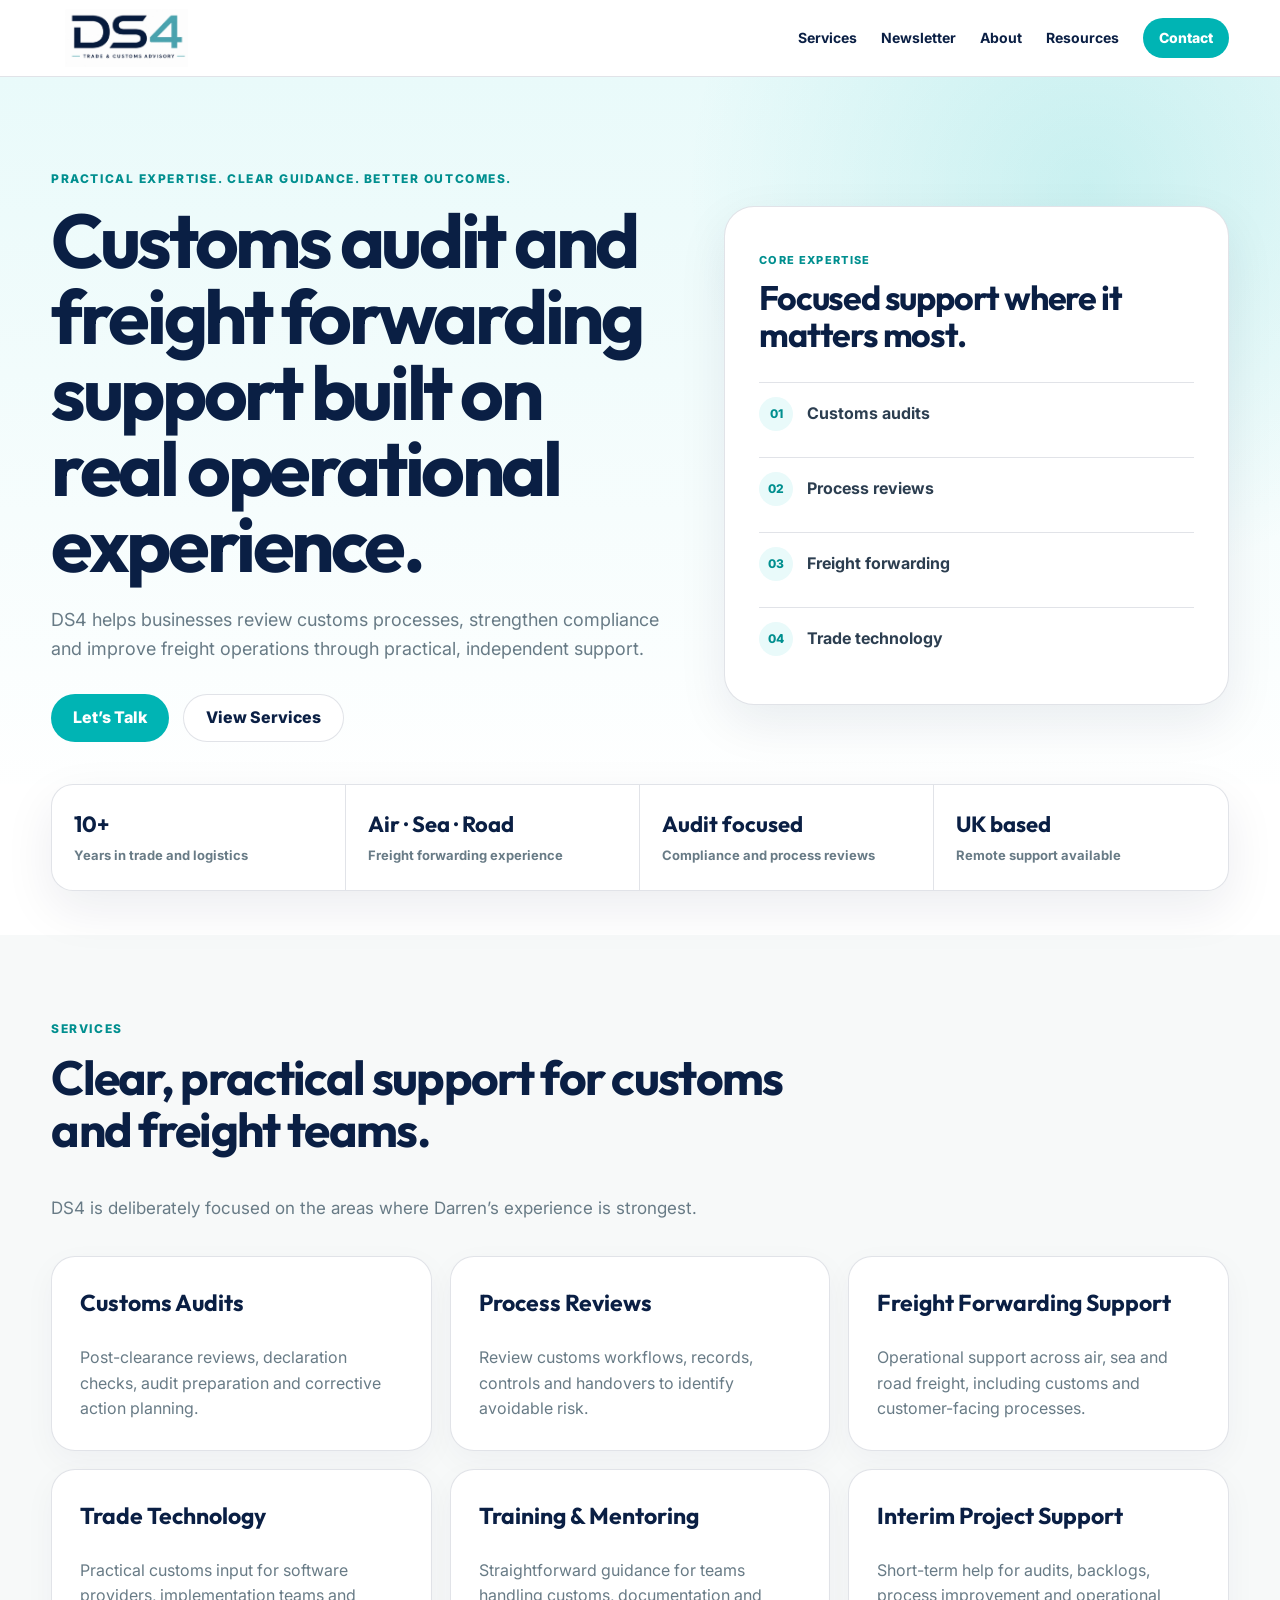
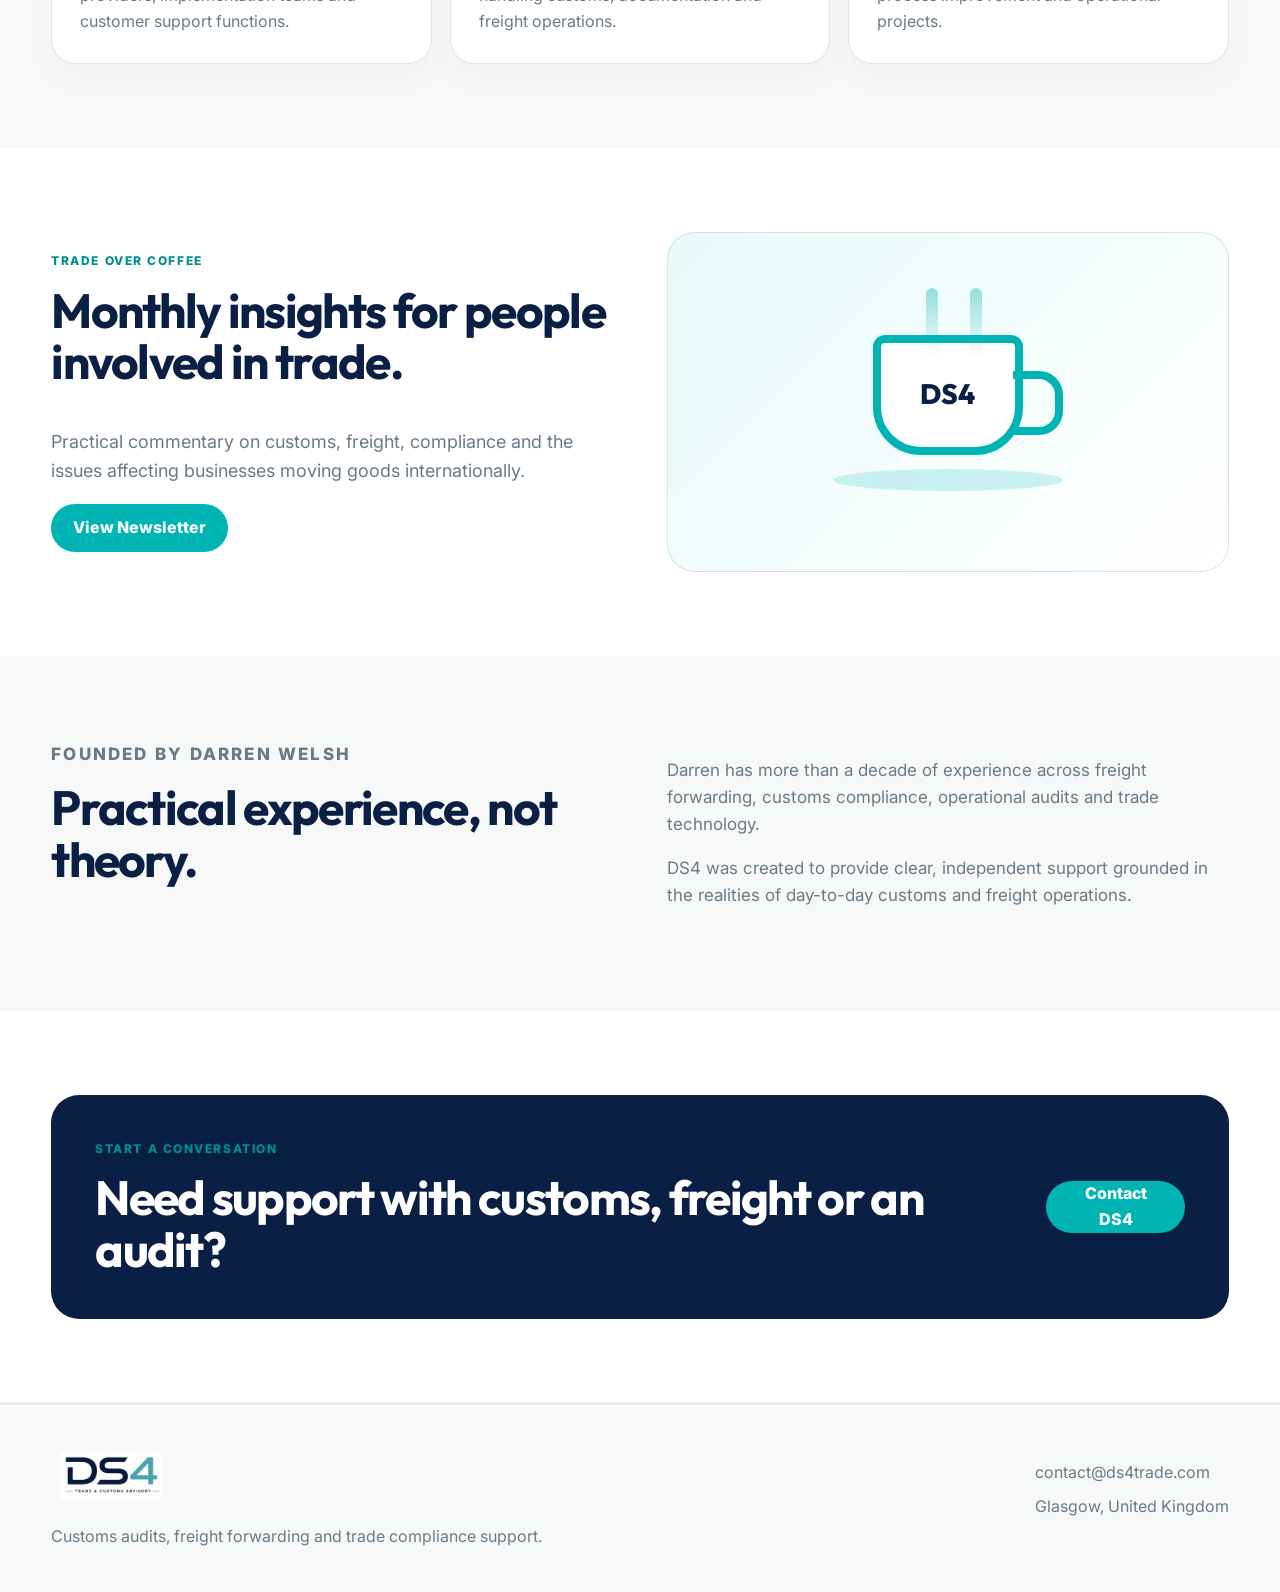
<file: index.html>
<!DOCTYPE html>
<html lang="en">
<head>
  <meta charset="UTF-8" />
  <meta name="viewport" content="width=device-width, initial-scale=1.0" />
  <title>DS4 | Customs Audits & Freight Forwarding Support</title>
  <meta name="description" content="DS4 provides practical customs audit, freight forwarding and trade compliance support, founded by Darren Welsh." />
  <link rel="preconnect" href="https://fonts.googleapis.com">
  <link rel="preconnect" href="https://fonts.gstatic.com" crossorigin>
  <link href="https://fonts.googleapis.com/css2?family=Inter:wght@400;500;600;700;800&family=Outfit:wght@600;700;800&display=swap" rel="stylesheet">
  <link rel="stylesheet" href="styles.css" />
</head>
<body>
<header class="site-header">
  <div class="container header-inner">

    <a class="brand" href="index.html" aria-label="DS4 home">
      <img src="assets/ds4-logo.jpg" alt="DS4" />
    </a>

    <button
      class="menu-toggle"
      type="button"
      aria-label="Open navigation menu"
      aria-expanded="false"
      data-menu-toggle
    >
      <span></span>
      <span></span>
      <span></span>
    </button>

    <nav class="nav">
      <a href="index.html#services">Services</a>
      <a href="newsletter.html">Newsletter</a>
      <a href="index.html#about">About</a>
      <a href="resources.html">Resources</a>
      <button
        class="button button-primary button-small"
        type="button"
        data-open-contact
      >
        Contact
      </button>
    </nav>

  </div>
</header>

  <main id="top">
    <section class="hero">
      <div class="container hero-grid">
        <div class="hero-copy">
          <p class="eyebrow">Practical expertise. Clear guidance. Better outcomes.</p>
          <h1>Customs audit and freight forwarding support built on real operational experience.</h1>
          <p class="lead">
            DS4 helps businesses review customs processes, strengthen compliance and improve freight operations through practical, independent support.
          </p>
          <div class="actions">
            <button class="button button-primary" type="button" data-open-contact>Let’s Talk</button>
            <a class="button button-secondary" href="#services">View Services</a>
          </div>
        </div>

        <div class="hero-panel" aria-label="DS4 core expertise">
          <p class="panel-label">Core expertise</p>
          <h2>Focused support where it matters most.</h2>
          <div class="panel-list">
            <div><span>01</span><strong>Customs audits</strong></div>
            <div><span>02</span><strong>Process reviews</strong></div>
            <div><span>03</span><strong>Freight forwarding</strong></div>
            <div><span>04</span><strong>Trade technology</strong></div>
          </div>
        </div>
      </div>
    </section>

    <section class="trust-strip">
      <div class="container trust-grid">
        <div><strong>10+</strong><span>Years in trade and logistics</span></div>
        <div><strong>Air · Sea · Road</strong><span>Freight forwarding experience</span></div>
        <div><strong>Audit focused</strong><span>Compliance and process reviews</span></div>
        <div><strong>UK based</strong><span>Remote support available</span></div>
      </div>
    </section>

    <section id="services" class="section section-light">
      <div class="container">
        <div class="section-heading">
          <p class="eyebrow">Services</p>
          <h2>Clear, practical support for customs and freight teams.</h2>
          <p>DS4 is deliberately focused on the areas where Darren’s experience is strongest.</p>
        </div>

        <div class="card-grid">
          <article class="card">
            <h3>Customs Audits</h3>
            <p>Post-clearance reviews, declaration checks, audit preparation and corrective action planning.</p>
          </article>
          <article class="card">
            <h3>Process Reviews</h3>
            <p>Review customs workflows, records, controls and handovers to identify avoidable risk.</p>
          </article>
          <article class="card">
            <h3>Freight Forwarding Support</h3>
            <p>Operational support across air, sea and road freight, including customs and customer-facing processes.</p>
          </article>
          <article class="card">
            <h3>Trade Technology</h3>
            <p>Practical customs input for software providers, implementation teams and customer support functions.</p>
          </article>
          <article class="card">
            <h3>Training & Mentoring</h3>
            <p>Straightforward guidance for teams handling customs, documentation and freight operations.</p>
          </article>
          <article class="card">
            <h3>Interim Project Support</h3>
            <p>Short-term help for audits, backlogs, process improvement and operational projects.</p>
          </article>
        </div>
      </div>
    </section>

    <section id="newsletter" class="section">
      <div class="container feature-grid">
        <div>
          <p class="eyebrow">Trade Over Coffee</p>
          <h2>Monthly insights for people involved in trade.</h2>
          <p class="feature-copy">
            Practical commentary on customs, freight, compliance and the issues affecting businesses moving goods internationally.
          </p>
          <a class="button button-primary" href="newsletter.html">View Newsletter</a>
        </div>
        <div class="coffee-visual" aria-hidden="true">
          <div class="cup">
            <span>DS4</span>
          </div>
          <div class="saucer"></div>
          <div class="steam steam-a"></div>
          <div class="steam steam-b"></div>
        </div>
      </div>
    </section>

    <section id="about" class="section section-light">
      <div class="container about-grid">
        <div>
          <p class="eyebrow">Founded by Darren Welsh</p>
          <h2>Practical experience, not theory.</h2>
        </div>
        <div>
          <p>
            Darren has more than a decade of experience across freight forwarding, customs compliance, operational audits and trade technology.
          </p>
          <p>
            DS4 was created to provide clear, independent support grounded in the realities of day-to-day customs and freight operations.
          </p>
        </div>
      </div>
    </section>

    <section class="section cta-section">
      <div class="container cta-box">
        <div>
          <p class="eyebrow">Start a conversation</p>
          <h2>Need support with customs, freight or an audit?</h2>
        </div>
        <button class="button button-primary" type="button" data-open-contact>Contact DS4</button>
      </div>
    </section>
  </main>

  <footer class="site-footer">
    <div class="container footer-inner">
      <div>
        <img src="assets/ds4-logo.jpg" alt="DS4" class="footer-logo" />
        <p>Customs audits, freight forwarding and trade compliance support.</p>
      </div>
      <div>
        <a href="mailto:darren@ds4trade.com">contact@ds4trade.com</a>
        <span>Glasgow, United Kingdom</span>
      </div>
    </div>
  </footer>

  <div class="modal" data-modal hidden>
    <div class="modal-panel" role="dialog" aria-modal="true" aria-labelledby="contact-heading">
      <button class="modal-close" type="button" aria-label="Close contact form" data-close-contact>×</button>
      <p class="eyebrow">Contact DS4</p>
      <h2 id="contact-heading">Tell me what you need help with.</h2>

      <form name="ds4-contact" method="POST" data-netlify="true" action="/thank-you.html">
        <input type="hidden" name="form-name" value="ds4-contact" />
        <label>
          Name
          <input type="text" name="name" required />
        </label>
        <label>
          Company
          <input type="text" name="company" />
        </label>
        <label>
          Email
          <input type="email" name="email" required />
        </label>
        <label>
          Message
          <textarea name="message" rows="6" required></textarea>
        </label>
        <button class="button button-primary" type="submit">Send Enquiry</button>
      </form>
    </div>
  </div>

  <script src="script.js"></script>
</body>
</html>
</file>
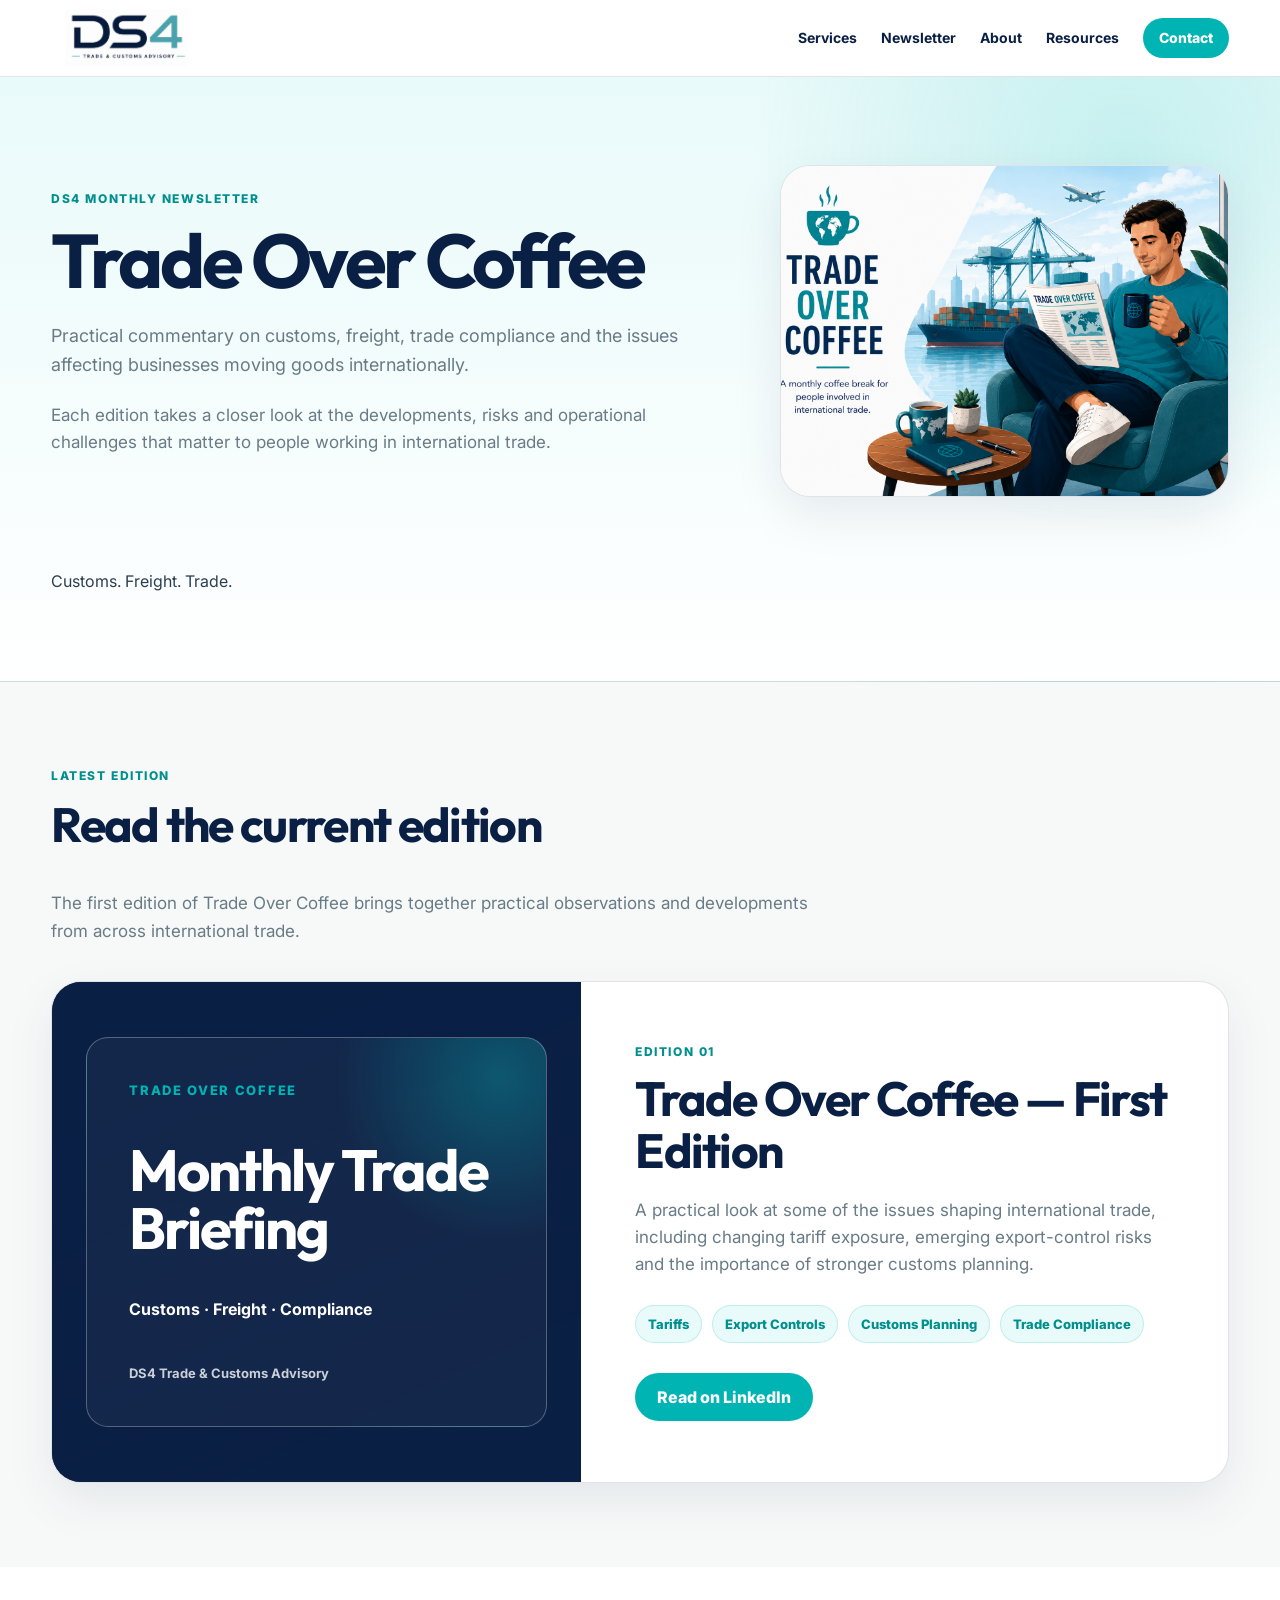
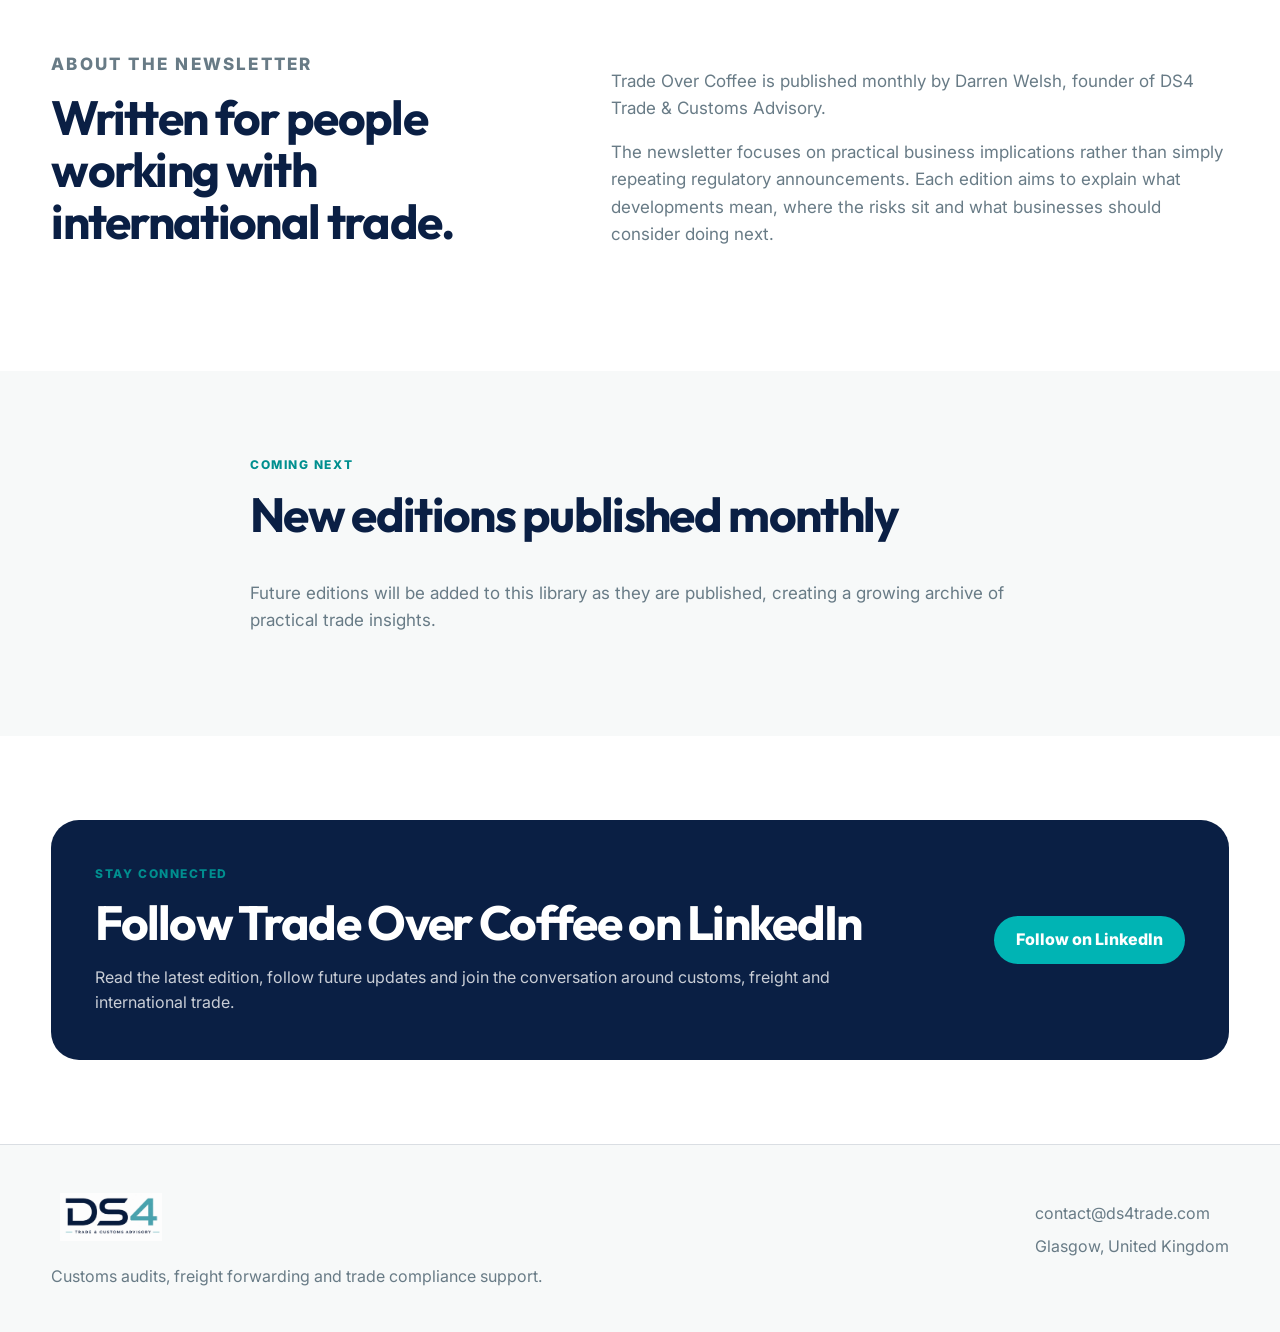
<file: newsletter.html>
<!DOCTYPE html>
<html lang="en">
<head>
  <meta charset="UTF-8" />
  <meta name="viewport" content="width=device-width, initial-scale=1.0" />
  <title>Trade Over Coffee | DS4 Newsletter</title>
  <meta name="description" content="Trade Over Coffee is the DS4 monthly newsletter covering customs, freight, trade compliance and the practical issues affecting international business." />
  <link rel="preconnect" href="https://fonts.googleapis.com">
  <link rel="preconnect" href="https://fonts.gstatic.com" crossorigin>
  <link href="https://fonts.googleapis.com/css2?family=Inter:wght@400;500;600;700;800&family=Outfit:wght@600;700;800&display=swap" rel="stylesheet">
  <link rel="stylesheet" href="styles.css" />
</head>
<body>
<header class="site-header">
  <div class="container header-inner">

    <a class="brand" href="index.html" aria-label="DS4 home">
      <img src="assets/ds4-logo.jpg" alt="DS4" />
    </a>

    <button
  class="menu-toggle"
  type="button"
  aria-label="Open navigation menu"
  aria-expanded="false"
  data-menu-toggle
>
  <span></span>
  <span></span>
  <span></span>
</button>

    <nav class="nav">
      <a href="index.html#services">Services</a>
      <a href="newsletter.html">Newsletter</a>
      <a href="index.html#about">About</a>
      <a href="resources.html">Resources</a>
      <button class="button button-primary button-small" type="button" data-open-contact>
        Contact
      </button>
    </nav>

  </div>
</header>

  <main id="top">
    <section class="newsletter-page">
  <section class="newsletter-hero">
  <div class="container newsletter-hero-grid">

    <div>
      <p class="eyebrow">DS4 Monthly Newsletter</p>

      <h1>Trade Over Coffee</h1>

      <p class="lead">
        Practical commentary on customs, freight, trade compliance and the
        issues affecting businesses moving goods internationally.
      </p>

      <p class="newsletter-intro">
        Each edition takes a closer look at the developments, risks and
        operational challenges that matter to people working in international
        trade.
      </p>
    </div>

   <div class="newsletter-image-panel">
  <img
    src="assets/newsletter/trade-over-coffee-cover.png"
    alt="Trade Over Coffee newsletter cover"
  />
</div>

      <p>Customs. Freight. Trade.</p>
    </div>

  </div>
</section>

<section class="section section-light">
  <div class="container">

    <div class="section-heading newsletter-heading">
      <p class="eyebrow">Latest Edition</p>
      <h2>Read the current edition</h2>
      <p>
        The first edition of Trade Over Coffee brings together practical
        observations and developments from across international trade.
      </p>
    </div>

    <article class="edition-card edition-card-featured">

      <div class="edition-cover">
        <div class="edition-cover-inner">
          <p class="edition-cover-label">Trade Over Coffee</p>
          <h2>Monthly Trade Briefing</h2>
          <p>Customs · Freight · Compliance</p>
          <span>DS4 Trade &amp; Customs Advisory</span>
        </div>
      </div>

      <div class="edition-content">

        <p class="edition-number">Edition 01</p>

        <h2>Trade Over Coffee — First Edition</h2>

        <p class="edition-summary">
          A practical look at some of the issues shaping international trade,
          including changing tariff exposure, emerging export-control risks
          and the importance of stronger customs planning.
        </p>

        <div class="edition-topics">
          <span>Tariffs</span>
          <span>Export Controls</span>
          <span>Customs Planning</span>
          <span>Trade Compliance</span>
        </div>

        <a
          href="https://www.linkedin.com/pulse/end-free-entry-what-eus-de-minimis-removal-means-e-commerce-welsh-qbj2e/"
          class="button button-primary"
          target="_blank"
          rel="noopener noreferrer"
        >
          Read on LinkedIn
        </a>

      </div>

    </article>

  </div>
</section>

<section class="section newsletter-about">
  <div class="container newsletter-about-grid">

    <div>
      <p class="eyebrow">About the Newsletter</p>
      <h2>Written for people working with international trade.</h2>
    </div>

    <div>
      <p>
        Trade Over Coffee is published monthly by Darren Welsh, founder of DS4
        Trade &amp; Customs Advisory.
      </p>

      <p>
        The newsletter focuses on practical business implications rather than
        simply repeating regulatory announcements. Each edition aims to explain
        what developments mean, where the risks sit and what businesses should
        consider doing next.
      </p>
    </div>

  </div>
</section>

<section class="section section-light">
  <div class="container future-editions">

    <p class="eyebrow">Coming Next</p>

    <h2>New editions published monthly</h2>

    <p>
      Future editions will be added to this library as they are published,
      creating a growing archive of practical trade insights.
    </p>

  </div>
</section>

<section class="section newsletter-cta">
  <div class="container cta-box">

    <div>
      <p class="eyebrow">Stay Connected</p>
      <h2>Follow Trade Over Coffee on LinkedIn</h2>

      <p>
        Read the latest edition, follow future updates and join the conversation
        around customs, freight and international trade.
      </p>
    </div>

    <a
      href="https://www.linkedin.com/newsletters/trade-over-coffee-7472545192298872832/"
      class="button button-primary"
      target="_blank"
      rel="noopener noreferrer"
    >
      Follow on LinkedIn
    </a>

  </div>
</section>
  </main>

  <footer class="site-footer">
    <div class="container footer-inner">
      <div>
        <img src="assets/ds4-logo.jpg" alt="DS4" class="footer-logo" />
        <p>Customs audits, freight forwarding and trade compliance support.</p>
      </div>
      <div>
        <a href="mailto:darren@ds4trade.com">contact@ds4trade.com</a>
        <span>Glasgow, United Kingdom</span>
      </div>
    </div>
  </footer>

  <div class="modal" data-modal hidden>
    <div class="modal-panel" role="dialog" aria-modal="true" aria-labelledby="contact-heading">
      <button class="modal-close" type="button" aria-label="Close contact form" data-close-contact>×</button>
      <p class="eyebrow">Contact DS4</p>
      <h2 id="contact-heading">Tell me what you need help with.</h2>

      <form name="ds4-contact" method="POST" data-netlify="true" action="/thank-you.html">
        <input type="hidden" name="form-name" value="ds4-contact" />
        <label>
          Name
          <input type="text" name="name" required />
        </label>
        <label>
          Company
          <input type="text" name="company" />
        </label>
        <label>
          Email
          <input type="email" name="email" required />
        </label>
        <label>
          Message
          <textarea name="message" rows="6" required></textarea>
        </label>
        <button class="button button-primary" type="submit">Send Enquiry</button>
      </form>
    </div>
  </div>

  <script src="script.js"></script>
</body>
</html>
</file>
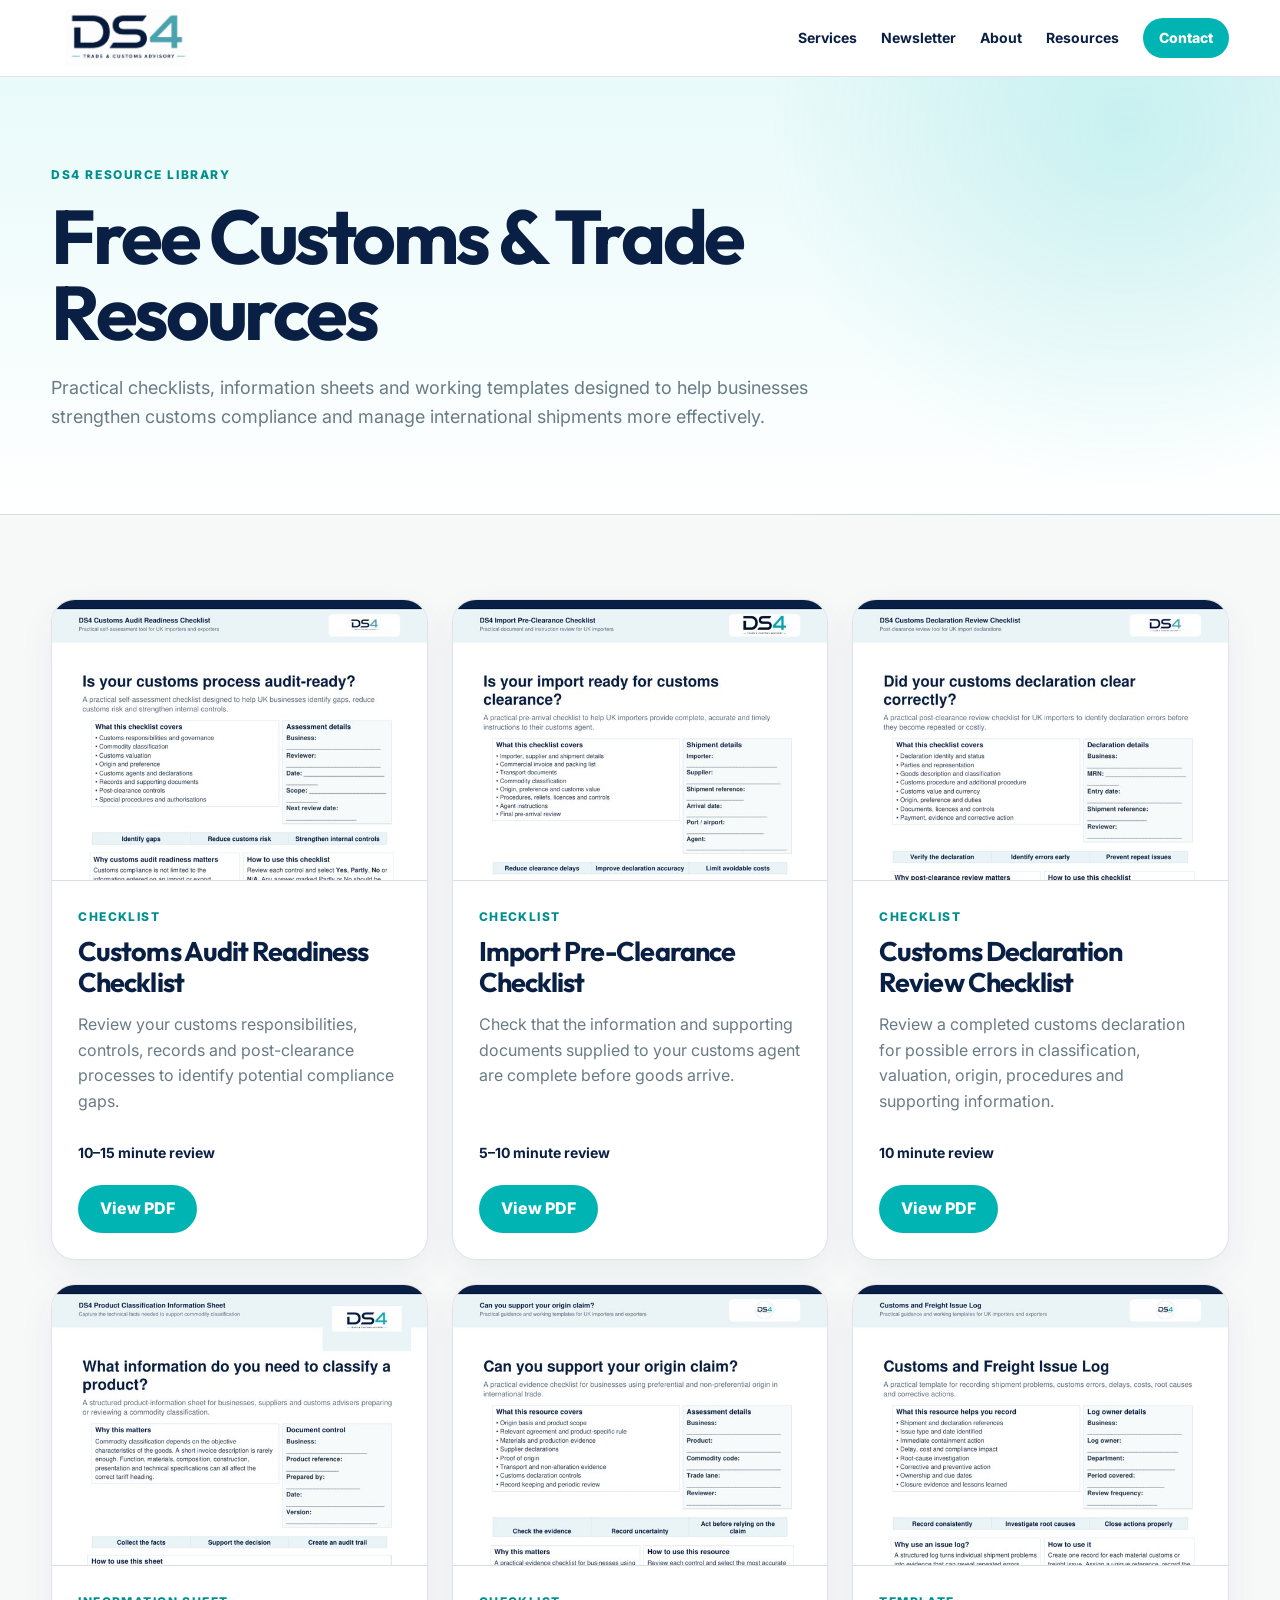
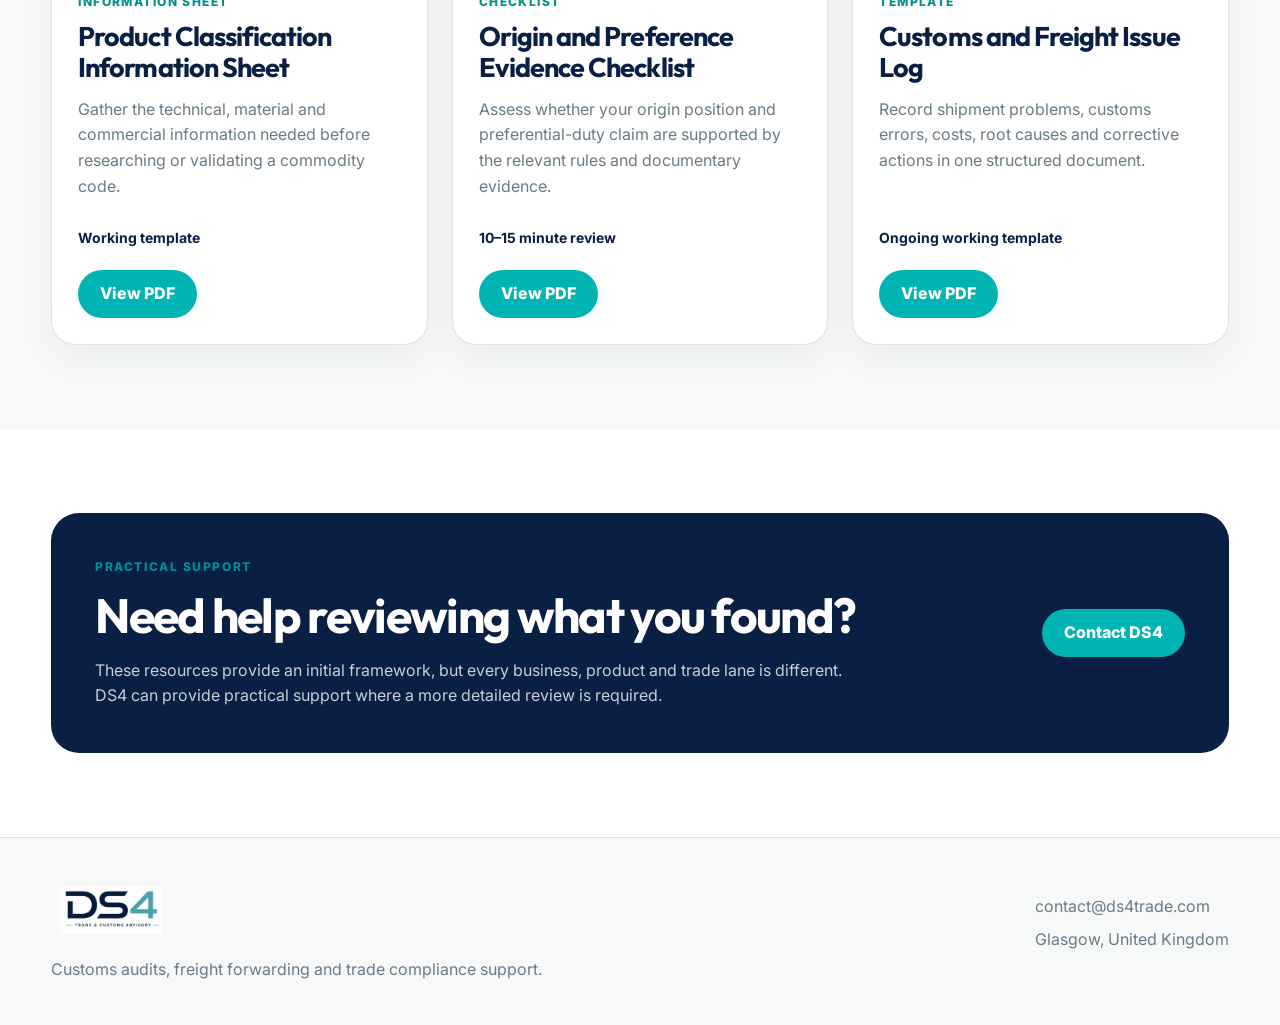
<file: resources.html>
<!DOCTYPE html>
<html lang="en">
<head>
  <meta charset="UTF-8" />
  <meta name="viewport" content="width=device-width, initial-scale=1.0" />
  <title>DS4 | Customs Audits & Freight Forwarding Support</title>
  <meta name="description" content="DS4 provides practical customs audit, freight forwarding and trade compliance support, founded by Darren Welsh." />
  <link rel="preconnect" href="https://fonts.googleapis.com">
  <link rel="preconnect" href="https://fonts.gstatic.com" crossorigin>
  <link href="https://fonts.googleapis.com/css2?family=Inter:wght@400;500;600;700;800&family=Outfit:wght@600;700;800&display=swap" rel="stylesheet">
  <link rel="stylesheet" href="styles.css" />
</head>
<body>
  <header class="site-header">
    <div class="container header-inner">
      <a class="brand" href="index.html" aria-label="DS4 home">
        <img src="assets/ds4-logo.jpg" alt="DS4" />
      </a>

      <button
  class="menu-toggle"
  type="button"
  aria-label="Open navigation menu"
  aria-expanded="false"
  data-menu-toggle
>
  <span></span>
  <span></span>
  <span></span>
</button>

     <nav class="nav">
  <a href="index.html#services">Services</a>
  <a href="newsletter.html">Newsletter</a>
  <a href="index.html#about">About</a>
  <a href="resources.html">Resources</a>
  <button class="button button-primary button-small" type="button" data-open-contact>Contact</button>
</nav>
    </div>
  </header>

  <main id="top">
    <section class="resources-hero">
  <div class="container">
    <p class="eyebrow">DS4 Resource Library</p>

    <h1>Free Customs &amp; Trade Resources</h1>

    <p class="lead">
      Practical checklists, information sheets and working templates designed
      to help businesses strengthen customs compliance and manage international
      shipments more effectively.
    </p>
  </div>
</section>

<section class="section section-light">
  <div class="container">

    <div class="resources-grid">

      <article class="resource-card">
        <img
          src="assets/resources/thumbnails/ds4-customs-audit-readiness-checklist.jpg"
          alt="Customs Audit Readiness Checklist"
          class="resource-thumbnail"
        >

        <div class="resource-card-content">
          <p class="resource-type">Checklist</p>
          <h2>Customs Audit Readiness Checklist</h2>

          <p>
            Review your customs responsibilities, controls, records and
            post-clearance processes to identify potential compliance gaps.
          </p>

          <p class="resource-time">10–15 minute review</p>

          <a
            href="assets/resources/ds4-customs-audit-readiness-checklist.pdf"
            class="button button-primary resource-download"
            target="_blank"
            rel="noopener noreferrer"
          >
            View PDF
          </a>
        </div>
      </article>

      <article class="resource-card">
        <img
          src="assets/resources/thumbnails/ds4-import-pre-clearance-checklist.jpg"
          alt="Import Pre-Clearance Checklist"
          class="resource-thumbnail"
        >

        <div class="resource-card-content">
          <p class="resource-type">Checklist</p>
          <h2>Import Pre-Clearance Checklist</h2>

          <p>
            Check that the information and supporting documents supplied to
            your customs agent are complete before goods arrive.
          </p>

          <p class="resource-time">5–10 minute review</p>

          <a
            href="assets/resources/ds4-import-pre-clearance-checklist.pdf"
            class="button button-primary resource-download"
            target="_blank"
            rel="noopener noreferrer"
          >
            View PDF
          </a>
        </div>
      </article>

      <article class="resource-card">
        <img
          src="assets/resources/thumbnails/ds4-customs-declaration-review-checklist.jpg"
          alt="Customs Declaration Review Checklist"
          class="resource-thumbnail"
        >

        <div class="resource-card-content">
          <p class="resource-type">Checklist</p>
          <h2>Customs Declaration Review Checklist</h2>

          <p>
            Review a completed customs declaration for possible errors in
            classification, valuation, origin, procedures and supporting information.
          </p>

          <p class="resource-time">10 minute review</p>

          <a
            href="assets/resources/ds4-customs-declaration-review-checklist.pdf"
            class="button button-primary resource-download"
            target="_blank"
            rel="noopener noreferrer"
          >
            View PDF
          </a>
        </div>
      </article>

      <article class="resource-card">
        <img
          src="assets/resources/thumbnails/ds4-product-classification-information-sheet.jpg"
          alt="Product Classification Information Sheet"
          class="resource-thumbnail"
        >

        <div class="resource-card-content">
          <p class="resource-type">Information Sheet</p>
          <h2>Product Classification Information Sheet</h2>

          <p>
            Gather the technical, material and commercial information needed
            before researching or validating a commodity code.
          </p>

          <p class="resource-time">Working template</p>

          <a
            href="assets/resources/ds4-product-classification-information-sheet.pdf"
            class="button button-primary resource-download"
            target="_blank"
            rel="noopener noreferrer"
          >
            View PDF
          </a>
        </div>
      </article>

      <article class="resource-card">
        <img
          src="assets/resources/thumbnails/ds4-origin-and-preference-evidence-checklist.jpg"
          alt="Origin and Preference Evidence Checklist"
          class="resource-thumbnail"
        >

        <div class="resource-card-content">
          <p class="resource-type">Checklist</p>
          <h2>Origin and Preference Evidence Checklist</h2>

          <p>
            Assess whether your origin position and preferential-duty claim
            are supported by the relevant rules and documentary evidence.
          </p>

          <p class="resource-time">10–15 minute review</p>

          <a
            href="assets/resources/ds4-origin-and-preference-evidence-checklist.pdf"
            class="button button-primary resource-download"
            target="_blank"
            rel="noopener noreferrer"
          >
            View PDF
          </a>
        </div>
      </article>

      <article class="resource-card">
        <img
          src="assets/resources/thumbnails/ds4-customs-and-freight-issue-log.jpg"
          alt="Customs and Freight Issue Log"
          class="resource-thumbnail"
        >

        <div class="resource-card-content">
          <p class="resource-type">Template</p>
          <h2>Customs and Freight Issue Log</h2>

          <p>
            Record shipment problems, customs errors, costs, root causes and
            corrective actions in one structured document.
          </p>

          <p class="resource-time">Ongoing working template</p>

          <a
            href="assets/resources/ds4-customs-and-freight-issue-log.pdf"
            class="button button-primary resource-download"
            target="_blank"
            rel="noopener noreferrer"
          >
            View PDF
          </a>
        </div>
      </article>

    </div>
  </div>
</section>

<section class="section resources-cta">
  <div class="container cta-box">
    <div>
      <p class="eyebrow">Practical support</p>
      <h2>Need help reviewing what you found?</h2>

      <p>
        These resources provide an initial framework, but every business,
        product and trade lane is different. DS4 can provide practical support
        where a more detailed review is required.
      </p>
    </div>

    <button class="button button-primary" type="button" data-open-contact>
      Contact DS4
    </button>
  </div>
</section>
  </main>

  <footer class="site-footer">
    <div class="container footer-inner">
      <div>
        <img src="assets/ds4-logo.jpg" alt="DS4" class="footer-logo" />
        <p>Customs audits, freight forwarding and trade compliance support.</p>
      </div>
      <div>
        <a href="mailto:darren@ds4trade.com">contact@ds4trade.com</a>
        <span>Glasgow, United Kingdom</span>
      </div>
    </div>
  </footer>

  <div class="modal" data-modal hidden>
    <div class="modal-panel" role="dialog" aria-modal="true" aria-labelledby="contact-heading">
      <button class="modal-close" type="button" aria-label="Close contact form" data-close-contact>×</button>
      <p class="eyebrow">Contact DS4</p>
      <h2 id="contact-heading">Tell me what you need help with.</h2>

      <form name="ds4-contact" method="POST" data-netlify="true" action="/thank-you.html">
        <input type="hidden" name="form-name" value="ds4-contact" />
        <label>
          Name
          <input type="text" name="name" required />
        </label>
        <label>
          Company
          <input type="text" name="company" />
        </label>
        <label>
          Email
          <input type="email" name="email" required />
        </label>
        <label>
          Message
          <textarea name="message" rows="6" required></textarea>
        </label>
        <button class="button button-primary" type="submit">Send Enquiry</button>
      </form>
    </div>
  </div>

  <script src="script.js"></script>
</body>
</html>
</file>
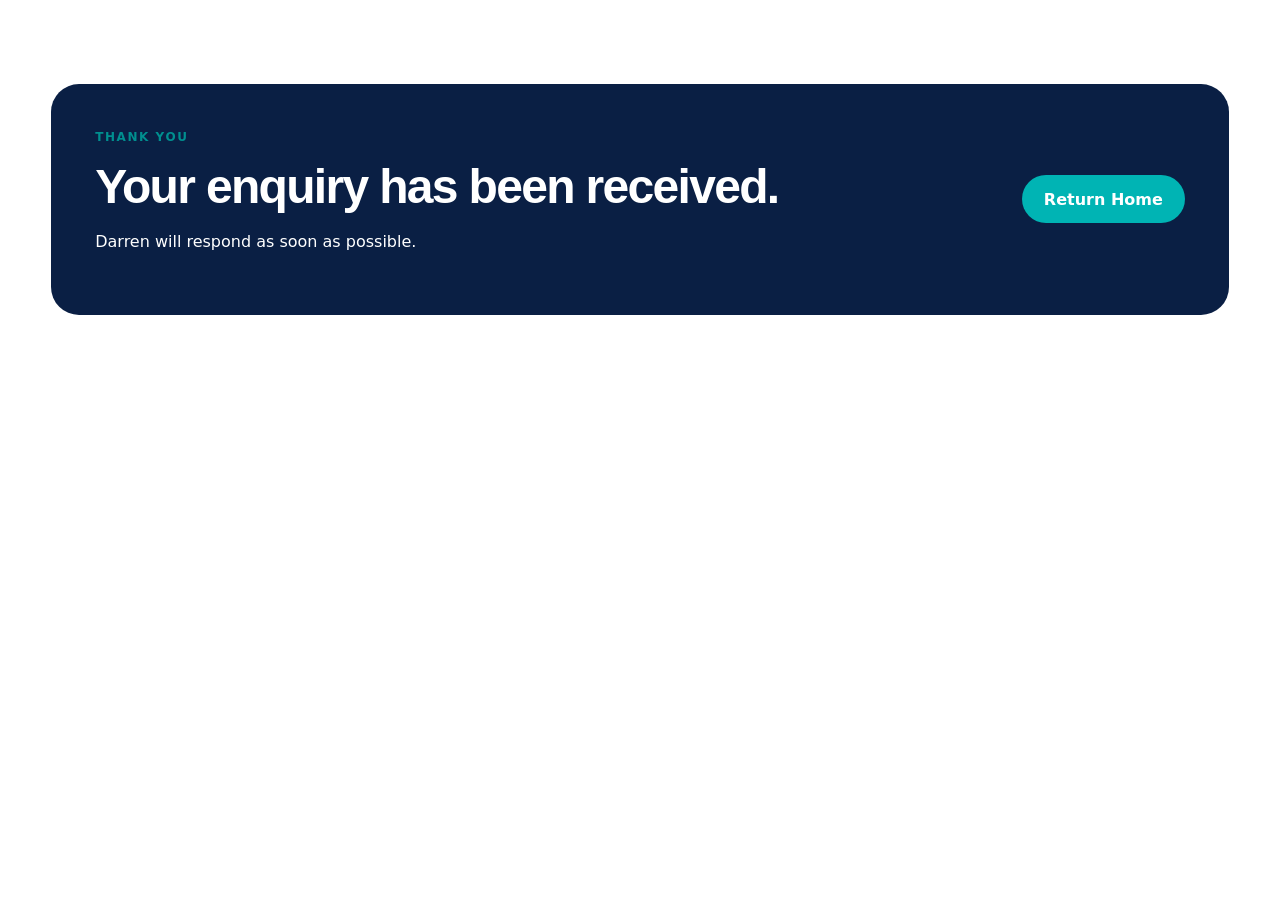
<file: thank-you.html>
<!DOCTYPE html>
<html lang="en">
<head>
  <meta charset="UTF-8" />
  <meta name="viewport" content="width=device-width, initial-scale=1.0" />
  <title>Thank you | DS4</title>
  <link rel="stylesheet" href="styles.css" />
</head>
<body>
  <main class="section">
    <div class="container cta-box">
      <div>
        <p class="eyebrow">Thank you</p>
        <h2>Your enquiry has been received.</h2>
        <p>Darren will respond as soon as possible.</p>
      </div>
      <a class="button button-primary" href="/">Return Home</a>
    </div>
  </main>
</body>
</html>
</file>
<file: styles.css>
:root {
  --navy: #0a1f44;
  --teal: #00b4b4;
  --teal-dark: #008f8f;
  --turquoise-light: #e9fafa;
  --off-white: #f7f9f9;
  --white: #ffffff;
  --text: #2c3e50;
  --muted: #687b86;
  --line: rgba(10, 31, 68, 0.12);
  --shadow: 0 18px 50px rgba(10, 31, 68, 0.08);
  --radius: 24px;
  --max-width: 1180px;
}

* { box-sizing: border-box; }
html { scroll-behavior: smooth; }
body {
  margin: 0;
  font-family: Inter, system-ui, sans-serif;
  color: var(--text);
  background: var(--white);
  line-height: 1.6;
}
body.modal-open { overflow: hidden; }
img { max-width: 100%; }
a { color: inherit; text-decoration: none; }
button, input, textarea { font: inherit; }

.container {
  width: min(var(--max-width), 92%);
  margin: 0 auto;
}

.site-header {
  position: sticky;
  top: 0;
  z-index: 100;
  background: rgba(255,255,255,0.96);
  border-bottom: 1px solid var(--line);
}
.header-inner {
  min-height: 76px;
  display: flex;
  align-items: center;
  justify-content: space-between;
  gap: 24px;
}
.brand {
  display: inline-flex;
  align-items: center;
  flex-shrink: 0;
}

.brand img {
  display: block;
  width: 150px;
  height: 58px;
  max-width: 150px;
  object-fit: contain;
}
.site-header .container {
  width: min(var(--max-width), 92%);
}

.header-inner {
  min-height: 76px;
}

.nav {
  display: flex;
  align-items: center;
  gap: 24px;
  font-size: 14px;
  font-weight: 700;
  color: var(--navy);
}
.nav a:hover { color: var(--teal-dark); }

.button {
  border: 0;
  border-radius: 999px;
  min-height: 48px;
  padding: 0 22px;
  display: inline-flex;
  align-items: center;
  justify-content: center;
  font-weight: 800;
  cursor: pointer;
}
.button-small { min-height: 40px; padding-inline: 16px; }
.button-primary {
  background: var(--teal);
  color: white;
}
.button-primary:hover { background: var(--teal-dark); }
.button-secondary {
  background: white;
  color: var(--navy);
  border: 1px solid var(--line);
}

.hero {
  padding: 92px 0 68px;
  background:
    radial-gradient(circle at 85% 15%, rgba(0,180,180,0.15), transparent 32%),
    linear-gradient(180deg, var(--turquoise-light), white);
}
.hero-grid {
  display: grid;
  grid-template-columns: 1.1fr 0.9fr;
  align-items: center;
  gap: 56px;
}
.eyebrow {
  margin: 0 0 14px;
  color: var(--teal-dark);
  text-transform: uppercase;
  letter-spacing: 0.13em;
  font-size: 12px;
  font-weight: 800;
}
h1, h2, h3 {
  font-family: Outfit, Inter, sans-serif;
  color: var(--navy);
  margin-top: 0;
}
h1 {
  font-size: clamp(48px, 6vw, 76px);
  line-height: 1;
  letter-spacing: -0.045em;
  margin-bottom: 24px;
}
h2 {
  font-size: clamp(32px, 4vw, 48px);
  line-height: 1.08;
  letter-spacing: -0.035em;
}
h3 { font-size: 23px; }
.lead, .feature-copy {
  font-size: 18px;
  color: var(--muted);
  max-width: 680px;
}
.actions {
  display: flex;
  gap: 14px;
  flex-wrap: wrap;
  margin-top: 30px;
}

.hero-panel {
  background: white;
  border: 1px solid var(--line);
  border-radius: 30px;
  padding: 34px;
  box-shadow: var(--shadow);
}
.panel-label {
  color: var(--teal-dark);
  text-transform: uppercase;
  letter-spacing: 0.12em;
  font-size: 11px;
  font-weight: 800;
}
.hero-panel h2 { font-size: 34px; }
.panel-list {
  display: grid;
  gap: 12px;
  margin-top: 22px;
}
.panel-list div {
  display: flex;
  align-items: center;
  gap: 14px;
  padding: 14px 0;
  border-top: 1px solid var(--line);
}
.panel-list span {
  width: 34px;
  height: 34px;
  border-radius: 50%;
  display: grid;
  place-items: center;
  background: var(--turquoise-light);
  color: var(--teal-dark);
  font-size: 12px;
  font-weight: 800;
}

.trust-strip {
  background: white;
  padding: 0 0 44px;
}
.trust-grid {
  margin-top: -26px;
  position: relative;
  display: grid;
  grid-template-columns: repeat(4, 1fr);
  border: 1px solid var(--line);
  border-radius: 22px;
  overflow: hidden;
  background: white;
  box-shadow: var(--shadow);
}
.trust-grid div {
  padding: 22px;
  border-right: 1px solid var(--line);
}
.trust-grid div:last-child { border-right: 0; }
.trust-grid strong {
  display: block;
  color: var(--navy);
  font-family: Outfit;
  font-size: 22px;
}
.trust-grid span {
  color: var(--muted);
  font-size: 13px;
  font-weight: 700;
}

.section { padding: 84px 0; }
.section-light { background: var(--off-white); }
.section-heading { max-width: 760px; margin-bottom: 34px; }
.section-heading > p:last-child { color: var(--muted); font-size: 17px; }

.card-grid {
  display: grid;
  grid-template-columns: repeat(3, 1fr);
  gap: 18px;
}
.card {
  background: white;
  border: 1px solid var(--line);
  border-radius: var(--radius);
  padding: 28px;
  box-shadow: 0 10px 32px rgba(10,31,68,0.04);
}
.card p { margin-bottom: 0; color: var(--muted); }

.feature-grid, .about-grid {
  display: grid;
  grid-template-columns: 1fr 1fr;
  gap: 54px;
  align-items: center;
}
.coffee-visual {
  min-height: 340px;
  position: relative;
  border-radius: 28px;
  background: linear-gradient(135deg, var(--turquoise-light), white);
  border: 1px solid var(--line);
  overflow: hidden;
}
.cup {
  position: absolute;
  width: 150px;
  height: 120px;
  left: 50%;
  top: 48%;
  transform: translate(-50%, -50%);
  border: 8px solid var(--teal);
  border-radius: 12px 12px 48px 48px;
  background: white;
  display: grid;
  place-items: center;
  color: var(--navy);
  font-family: Outfit;
  font-size: 28px;
  font-weight: 800;
}
.cup::after {
  content: "";
  position: absolute;
  right: -48px;
  top: 28px;
  width: 42px;
  height: 48px;
  border: 8px solid var(--teal);
  border-left: 0;
  border-radius: 0 24px 24px 0;
}
.saucer {
  position: absolute;
  width: 230px;
  height: 22px;
  left: 50%;
  top: 70%;
  transform: translateX(-50%);
  border-radius: 50%;
  background: rgba(0,180,180,0.18);
}
.steam {
  position: absolute;
  top: 55px;
  width: 12px;
  height: 70px;
  border-radius: 999px;
  background: linear-gradient(180deg, rgba(0,180,180,0.4), transparent);
}
.steam-a { left: 46%; }
.steam-b { left: 54%; }

.about-grid p {
  color: var(--muted);
  font-size: 17px;
}

.cta-section { background: white; }
.cta-box {
  background: var(--navy);
  color: white;
  border-radius: 28px;
  padding: 44px;
  display: flex;
  align-items: center;
  justify-content: space-between;
  gap: 30px;
}
.cta-box h2 { color: white; margin-bottom: 0; }

.site-footer {
  padding: 48px 0 26px;
  background: var(--off-white);
  border-top: 1px solid var(--line);
}
.footer-inner {
  display: flex;
  justify-content: space-between;
  gap: 32px;
}
.footer-logo {
  width: 120px;
  height: 48px;
  object-fit: contain;
}
.site-footer p, .site-footer span, .site-footer a {
  color: var(--muted);
}
.site-footer a, .site-footer span { display: block; margin-top: 8px; }

.modal {
  position: fixed;
  inset: 0;
  z-index: 1000;
  background: rgba(10,31,68,0.45);
  display: grid;
  place-items: center;
  padding: 20px;
}
.modal-panel {
  width: min(650px, 100%);
  max-height: 92vh;
  overflow: auto;
  background: white;
  border-radius: 28px;
  padding: 32px;
  position: relative;
}
.modal-close {
  position: absolute;
  top: 16px;
  right: 16px;
  border: 1px solid var(--line);
  background: white;
  width: 38px;
  height: 38px;
  border-radius: 50%;
  font-size: 24px;
  cursor: pointer;
}
form {
  display: grid;
  gap: 14px;
}
label {
  display: grid;
  gap: 7px;
  color: var(--navy);
  font-size: 14px;
  font-weight: 700;
}
input, textarea {
  width: 100%;
  padding: 13px 14px;
  border: 1px solid var(--line);
  border-radius: 12px;
  background: #fbfefe;
}
textarea { resize: vertical; }

@media (max-width: 900px) {
  .hero-grid, .feature-grid, .about-grid { grid-template-columns: 1fr; }
  .trust-grid, .card-grid { grid-template-columns: repeat(2, 1fr); }
}
@media (max-width: 680px) {
  
  .hero { padding: 64px 0 52px; }
  h1 { font-size: 44px; }
  .trust-grid, .card-grid { grid-template-columns: 1fr; }
  .trust-grid div { border-right: 0; border-bottom: 1px solid var(--line); }
  .section { padding: 64px 0; }
  .cta-box, .footer-inner { flex-direction: column; align-items: flex-start; }
  .button { width: 100%; }
}


/* Ensure the contact modal stays closed until a contact button is clicked. */
.modal[hidden] {
  display: none !important;
}

/* =========================================================
   DS4 RESOURCE LIBRARY
   ========================================================= */

.resources-page {
  background: var(--white);
}

.resources-hero {
  padding: 88px 0 64px;
  background:
    radial-gradient(circle at 88% 12%, rgba(0, 180, 180, 0.15), transparent 30%),
    linear-gradient(180deg, var(--turquoise-light), var(--white));
  border-bottom: 1px solid var(--line);
}

.resources-hero h1 {
  max-width: 850px;
}

.resources-hero .lead {
  max-width: 800px;
}

.resources-grid {
  display: grid;
  grid-template-columns: repeat(3, minmax(0, 1fr));
  gap: 24px;
}

.resource-card {
  display: flex;
  flex-direction: column;
  min-width: 0;
  overflow: hidden;
  background: var(--white);
  border: 1px solid var(--line);
  border-radius: var(--radius);
  box-shadow: 0 12px 36px rgba(10, 31, 68, 0.06);
  transition:
    transform 180ms ease,
    box-shadow 180ms ease,
    border-color 180ms ease;
}

.resource-card:hover {
  transform: translateY(-5px);
  border-color: rgba(0, 180, 180, 0.45);
  box-shadow: 0 20px 48px rgba(10, 31, 68, 0.12);
}

.resource-thumbnail {
  display: block;
  width: 100%;
  aspect-ratio: 4 / 3;
  object-fit: cover;
  object-position: top;
  background: var(--off-white);
  border-bottom: 1px solid var(--line);
}

.resource-card-content {
  display: flex;
  flex: 1;
  flex-direction: column;
  padding: 26px;
}

.resource-type {
  margin: 0 0 10px;
  color: var(--teal-dark);
  font-size: 12px;
  font-weight: 800;
  letter-spacing: 0.12em;
  text-transform: uppercase;
}

.resource-card h2 {
  margin-bottom: 14px;
  font-size: 27px;
  line-height: 1.15;
}

.resource-card-content > p:not(.resource-type):not(.resource-time) {
  margin: 0 0 20px;
  color: var(--muted);
}

.resource-time {
  margin: auto 0 20px;
  padding-top: 8px;
  color: var(--navy);
  font-size: 14px;
  font-weight: 700;
}

.resource-download {
  width: fit-content;
}

.resources-cta {
  background: var(--white);
}

.resources-cta .cta-box p:not(.eyebrow) {
  max-width: 760px;
  margin-bottom: 0;
  color: rgba(255, 255, 255, 0.78);
}

@media (max-width: 900px) {
  .resources-grid {
    grid-template-columns: repeat(2, minmax(0, 1fr));
  }
}

@media (max-width: 680px) {
  .resources-hero {
    padding: 64px 0 48px;
  }

  .resources-grid {
    grid-template-columns: 1fr;
  }

  .resource-card-content {
    padding: 22px;
  }

  .resource-download {
    width: 100%;
  }
}
/* =========================================================
   TRADE OVER COFFEE NEWSLETTER
   ========================================================= */

.newsletter-page {
  background: var(--white);
}

.newsletter-hero {
  padding: 88px 0 70px;
  background:
    radial-gradient(circle at 88% 14%, rgba(0, 180, 180, 0.16), transparent 30%),
    linear-gradient(180deg, var(--turquoise-light), var(--white));
  border-bottom: 1px solid var(--line);
}

.newsletter-hero-grid {
  display: grid;
  grid-template-columns: 1.2fr 0.8fr;
  gap: 56px;
  align-items: center;
}

.newsletter-hero h1 {
  max-width: 760px;
}

.newsletter-intro {
  max-width: 720px;
  margin-top: 22px;
  color: var(--muted);
  font-size: 17px;
}

.newsletter-mark {
  min-height: 330px;
  padding: 34px;
  display: grid;
  place-items: center;
  align-content: center;
  gap: 26px;
  background: var(--white);
  border: 1px solid var(--line);
  border-radius: 30px;
  box-shadow: var(--shadow);
}

.newsletter-mark > p {
  margin: 0;
  color: var(--navy);
  font-size: 14px;
  font-weight: 800;
  letter-spacing: 0.12em;
  text-transform: uppercase;
}

.newsletter-cup {
  position: relative;
  width: 155px;
  height: 122px;
  display: grid;
  place-items: center;
  background: var(--white);
  border: 8px solid var(--teal);
  border-radius: 14px 14px 52px 52px;
  color: var(--navy);
  font-family: Outfit, Inter, sans-serif;
  font-size: 30px;
  font-weight: 800;
}

.newsletter-cup::after {
  content: "";
  position: absolute;
  right: -50px;
  top: 29px;
  width: 43px;
  height: 50px;
  border: 8px solid var(--teal);
  border-left: 0;
  border-radius: 0 26px 26px 0;
}

.newsletter-cup::before {
  content: "";
  position: absolute;
  left: 50%;
  bottom: -38px;
  width: 230px;
  height: 20px;
  transform: translateX(-50%);
  background: rgba(0, 180, 180, 0.16);
  border-radius: 50%;
}

.newsletter-heading {
  margin-bottom: 36px;
}

.edition-card {
  display: grid;
  grid-template-columns: minmax(300px, 0.9fr) minmax(0, 1.1fr);
  overflow: hidden;
  background: var(--white);
  border: 1px solid var(--line);
  border-radius: 30px;
  box-shadow: var(--shadow);
}

.edition-cover {
  min-height: 500px;
  padding: 34px;
  display: grid;
  place-items: center;
  background:
    linear-gradient(155deg, rgba(10, 31, 68, 0.98), rgba(10, 31, 68, 0.9)),
    var(--navy);
}

.edition-cover-inner {
  width: 100%;
  min-height: 390px;
  padding: 42px;
  display: flex;
  flex-direction: column;
  justify-content: space-between;
  border: 1px solid rgba(255, 255, 255, 0.28);
  border-radius: 22px;
  background:
    radial-gradient(circle at 90% 10%, rgba(0, 180, 180, 0.34), transparent 30%),
    rgba(255, 255, 255, 0.04);
  color: var(--white);
}

.edition-cover-label {
  margin: 0;
  color: var(--teal);
  font-size: 13px;
  font-weight: 800;
  letter-spacing: 0.13em;
  text-transform: uppercase;
}

.edition-cover h2 {
  max-width: 380px;
  margin: 0;
  color: var(--white);
  font-size: clamp(38px, 5vw, 58px);
  line-height: 1;
}

.edition-cover-inner > p:not(.edition-cover-label) {
  margin: 0;
  font-weight: 700;
}

.edition-cover-inner span {
  font-size: 13px;
  font-weight: 700;
  opacity: 0.78;
}

.edition-content {
  padding: 54px;
  display: flex;
  flex-direction: column;
  justify-content: center;
}

.edition-number {
  margin: 0 0 12px;
  color: var(--teal-dark);
  font-size: 12px;
  font-weight: 800;
  letter-spacing: 0.13em;
  text-transform: uppercase;
}

.edition-content h2 {
  margin-bottom: 20px;
}

.edition-summary {
  margin: 0 0 26px;
  color: var(--muted);
  font-size: 17px;
}

.edition-topics {
  display: flex;
  flex-wrap: wrap;
  gap: 10px;
  margin-bottom: 30px;
}

.edition-topics span {
  padding: 8px 12px;
  background: var(--turquoise-light);
  border: 1px solid rgba(0, 180, 180, 0.18);
  border-radius: 999px;
  color: var(--teal-dark);
  font-size: 13px;
  font-weight: 800;
}

.edition-content .button {
  width: fit-content;
}

.newsletter-about {
  background: var(--white);
}

.newsletter-about-grid {
  display: grid;
  grid-template-columns: 0.9fr 1.1fr;
  gap: 54px;
  align-items: start;
}

.newsletter-about-grid p {
  color: var(--muted);
  font-size: 17px;
}

.future-editions {
  max-width: 780px;
}

.future-editions > p:last-child {
  color: var(--muted);
  font-size: 17px;
}

.newsletter-cta {
  background: var(--white);
}

.newsletter-cta .cta-box p:not(.eyebrow) {
  max-width: 760px;
  margin-bottom: 0;
  color: rgba(255, 255, 255, 0.78);
}

@media (max-width: 900px) {
  .newsletter-hero-grid,
  .edition-card,
  .newsletter-about-grid {
    grid-template-columns: 1fr;
  }

  .newsletter-mark {
    min-height: 280px;
  }

  .edition-cover {
    min-height: 420px;
  }
}

@media (max-width: 680px) {
  .newsletter-hero {
    padding: 64px 0 50px;
  }

  .newsletter-mark {
    padding: 26px;
  }

  .edition-cover {
    min-height: 360px;
    padding: 22px;
  }

  .edition-cover-inner {
    min-height: 310px;
    padding: 28px;
  }

  .edition-content {
    padding: 28px 22px;
  }

  .edition-content .button {
    width: 100%;
  }
}

/* Final header logo size override */
.site-header .header-inner .brand {
  display: inline-flex;
  width: 150px;
  flex: 0 0 150px;
  align-items: center;
}

.site-header .header-inner .brand img {
  display: block;
  width: 150px !important;
  height: 58px !important;
  max-width: 150px !important;
  max-height: 58px !important;
  object-fit: contain !important;
}
/* Trade Over Coffee hero image */

.newsletter-image-panel {
  overflow: hidden;
  background: var(--white);
  border: 1px solid var(--line);
  border-radius: 30px;
  box-shadow: var(--shadow);
}

.newsletter-image-panel img {
  display: block;
  width: 100%;
  height: 100%;
  min-height: 330px;
  object-fit: cover;
  object-position: center;
}

@media (max-width: 900px) {
  .newsletter-image-panel img {
    min-height: 280px;
  }
}

@media (max-width: 680px) {
  .newsletter-image-panel {
    border-radius: 22px;
  }

  .newsletter-image-panel img {
    min-height: 240px;
  }
}

/* =========================================================
   MOBILE NAVIGATION
   ========================================================= */

.menu-toggle {
  display: none;
  width: 44px;
  height: 44px;
  padding: 10px;
  border: 1px solid var(--line);
  border-radius: 12px;
  background: var(--white);
  cursor: pointer;
}

.menu-toggle span {
  display: block;
  width: 22px;
  height: 2px;
  margin: 4px auto;
  background: var(--navy);
  border-radius: 999px;
}

@media (max-width: 680px) {
  .header-inner {
    position: relative;
    min-height: 70px;
  }

  .brand img {
    width: 125px !important;
    height: 50px !important;
    max-width: 125px !important;
  }

  .menu-toggle {
    display: block;
    margin-left: auto;
  }

  .nav {
    display: none;
    position: absolute;
    top: calc(100% + 1px);
    left: 0;
    right: 0;
    z-index: 200;
    padding: 16px 4%;
    flex-direction: column;
    align-items: stretch;
    gap: 4px;
    background: var(--white);
    border-top: 1px solid var(--line);
    border-bottom: 1px solid var(--line);
    box-shadow: 0 18px 30px rgba(10, 31, 68, 0.12);
  }

  .nav.nav-open {
    display: flex;
  }

  .nav a {
    display: block;
    width: 100%;
    padding: 12px 10px;
    border-radius: 10px;
  }

  .nav a:hover {
    background: var(--turquoise-light);
  }

  .nav .button {
    width: 100%;
    margin-top: 8px;
  }
}
</file>
